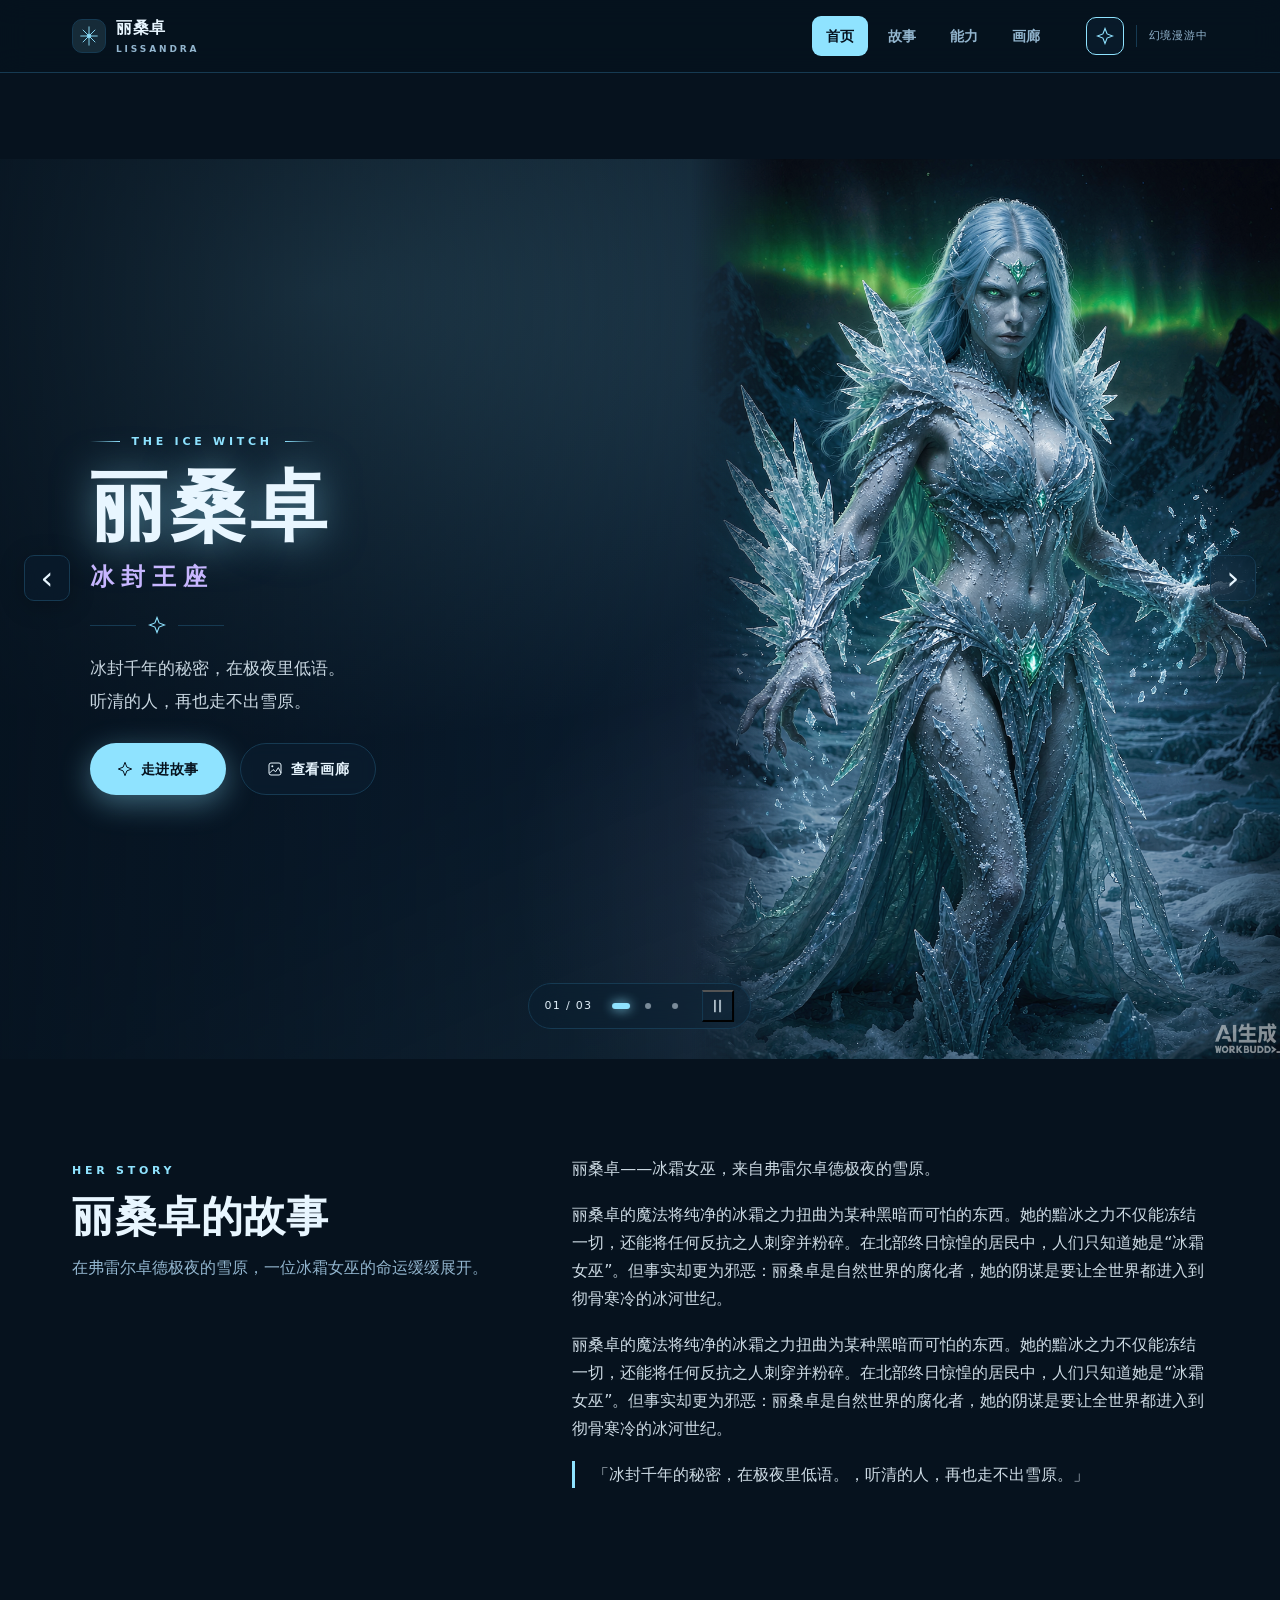
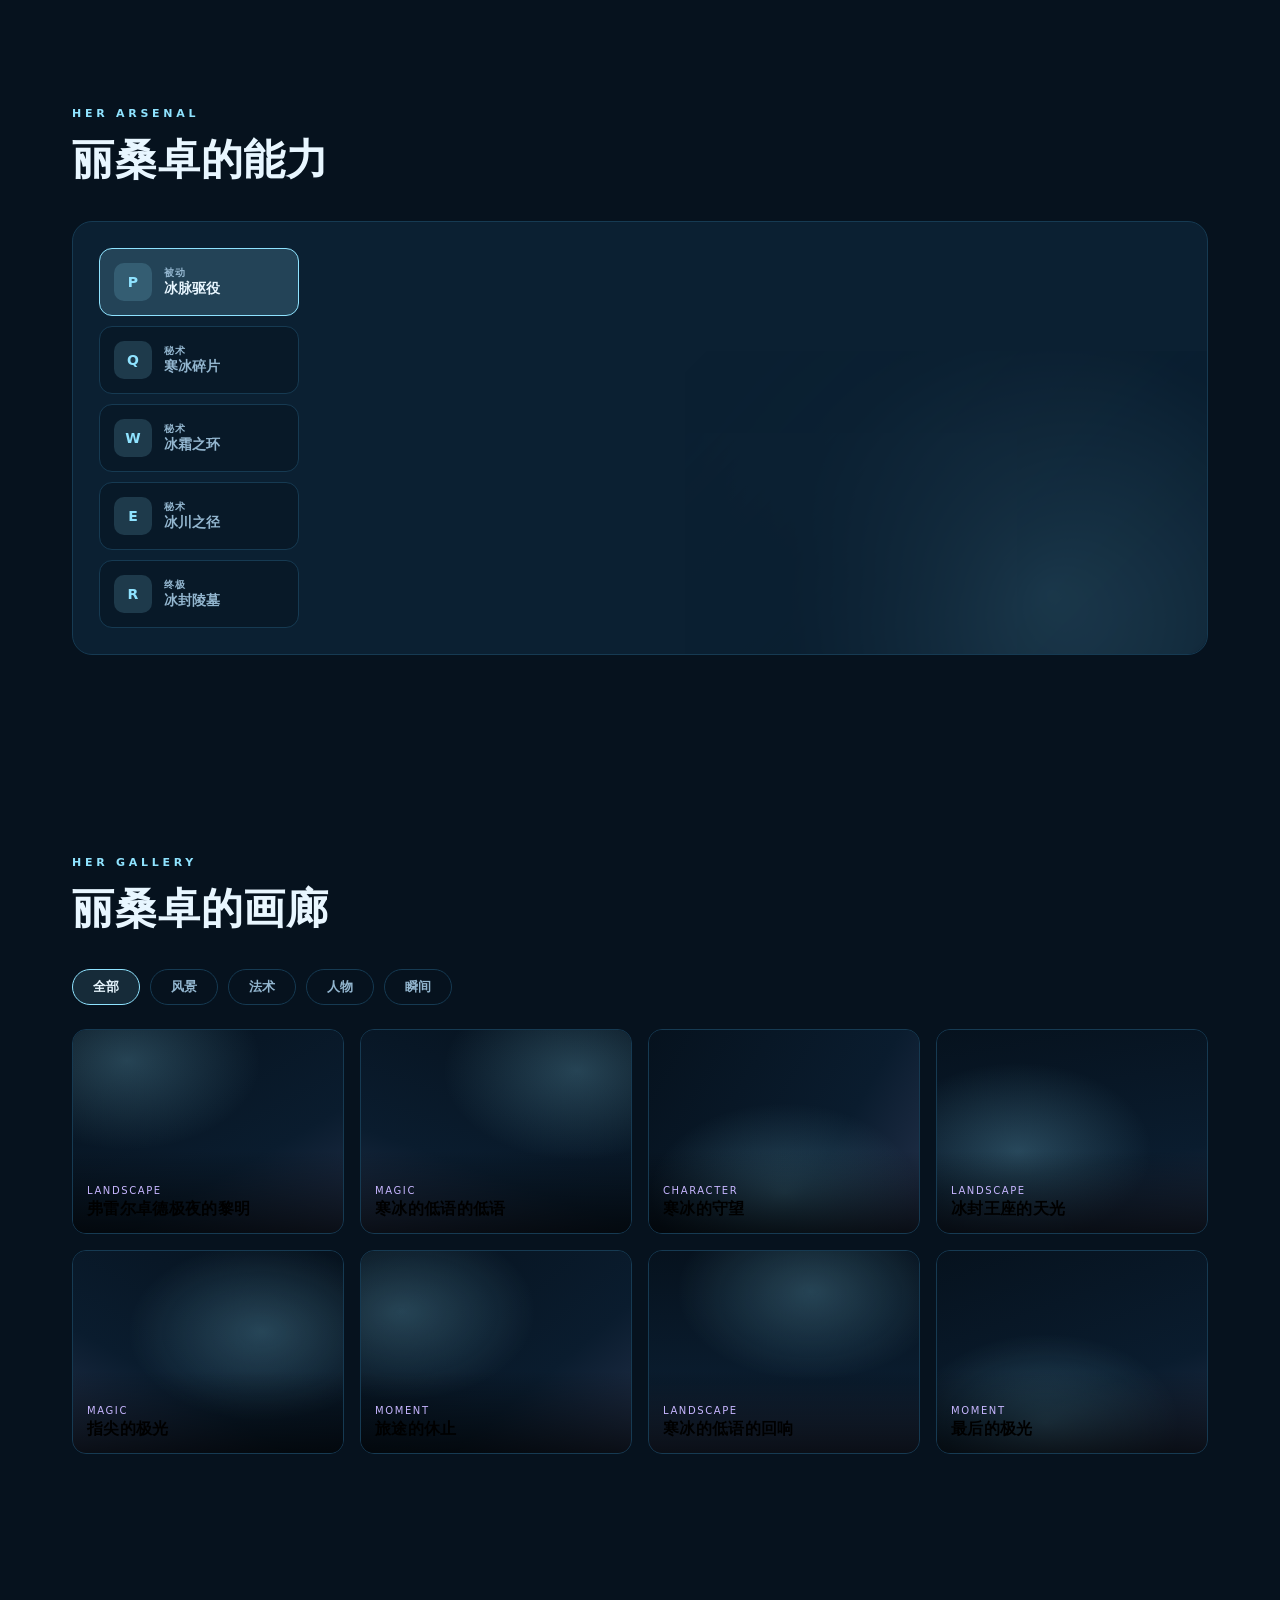
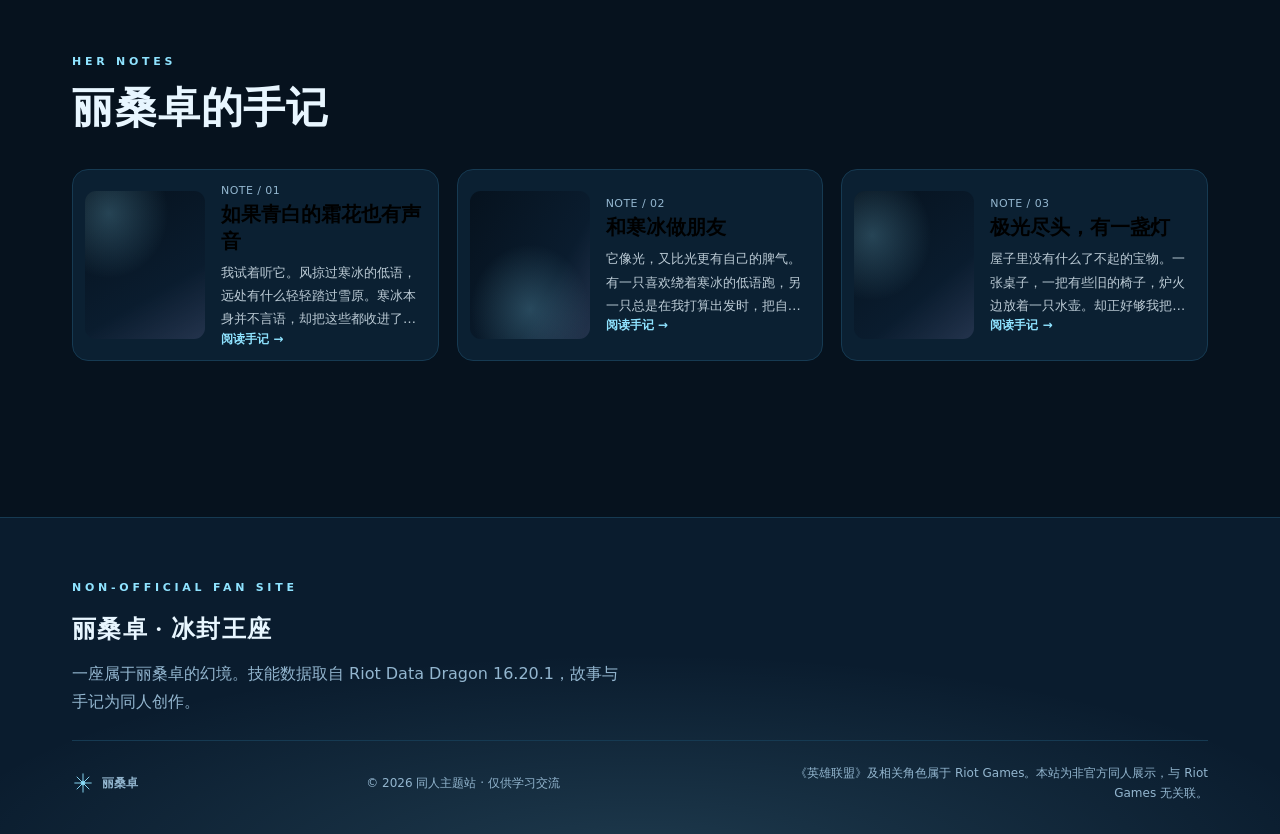
<file: index.html>
<!doctype html>
<html lang="zh-CN">
<head>
  <meta charset="utf-8">
  <meta name="viewport" content="width=device-width, initial-scale=1">
  <meta name="theme-color" content="#06121e">
  <meta name="description" content="丽桑卓（冰霜女巫）非官方同人主题站——在弗雷尔卓德极夜的雪原的幻境里，重温她的技能、故事与瞬间。">
  <title>丽桑卓 · 冰封王座</title>
  <link rel="icon" type="image/svg+xml" href="assets/favicon.svg">
  <link rel="stylesheet" href="styles.css">
  <script src="script.js" defer></script>
</head>
<body>
  <a class="skip-link" href="#main">跳到主要内容</a>
  <svg class="icon-library" aria-hidden="true" xmlns="http://www.w3.org/2000/svg">
    <symbol id="icon-sigil" viewBox="0 0 48 48"><g stroke="currentColor" stroke-width="2" stroke-linecap="round"><line x1="24" y1="4" x2="24" y2="44"/><line x1="6" y1="24" x2="42" y2="24"/><line x1="11" y1="11" x2="37" y2="37"/><line x1="37" y1="11" x2="11" y2="37"/></g><circle cx="24" cy="24" r="4" fill="none" stroke="currentColor" stroke-width="2"/></symbol>
    <symbol id="icon-star" viewBox="0 0 24 24"><path d="m12 2 2.8 7.2L22 12l-7.2 2.8L12 22l-2.8-7.2L2 12l7.2-2.8L12 2Z" fill="none" stroke="currentColor" stroke-width="1.5"/></symbol>
    <symbol id="icon-moon" viewBox="0 0 24 24"><path d="M20.8 14A9 9 0 0 1 10 3.2 9 9 0 1 0 20.8 14Z" fill="none" stroke="currentColor" stroke-width="1.5"/></symbol>
    <symbol id="icon-image" viewBox="0 0 24 24"><rect x="3" y="3" width="18" height="18" rx="3" fill="none" stroke="currentColor" stroke-width="1.5"/><circle cx="8" cy="8" r="1.5" fill="currentColor"/><path d="m4 18 5-5 4 3 4-6 4 8" fill="none" stroke="currentColor" stroke-width="1.5"/></symbol>
    <symbol id="icon-book" viewBox="0 0 24 24"><path d="M12 6C9 3 5 3 2 4v15c4-1 7 0 10 2 3-2 6-3 10-2V4c-3-1-7-1-10 2Zm0 0v15" fill="none" stroke="currentColor" stroke-width="1.5"/></symbol>
  </svg>

  <header class="site-header">
    <nav class="navigation" aria-label="主导航">
      <a class="brand" href="#home" aria-label="丽桑卓首页"><span class="brand-mark"><svg><use href="#icon-sigil"/></svg></span><span>丽桑卓<small>LISSANDRA</small></span></a>
      <div class="nav-links" id="nav-menu">
        <a href="#home" class="active">首页</a><a href="#story-detail">故事</a><a href="#ability-detail">能力</a><a href="#gallery">画廊</a>
      </div>
      <div class="nav-tools"><button class="icon-button atmosphere-button" type="button" aria-label="关闭粒子效果" aria-pressed="true" title="粒子效果"><svg><use href="#icon-star"/></svg></button><span class="nav-divider"></span><span class="nav-note">幻境漫游中</span><button class="menu-toggle icon-button" type="button" aria-controls="nav-menu" aria-expanded="false" aria-label="打开导航菜单"><span></span><span></span></button></div>
    </nav>
  </header>

  <main id="main">
    <section id="home" class="hero" aria-labelledby="hero-title" aria-roledescription="轮播图">
      <div class="hero-slides"><div class="hero-track" id="hero-track">
        <div class="hero-image" data-label="主视觉" role="img" aria-label="主视觉：丽桑卓的主题幻境" aria-hidden="true" style="background:radial-gradient(120% 90% at 25% 15%, #8fe3ff40 0%, transparent 55%), radial-gradient(90% 80% at 85% 80%, #c7b6ff2e 0%, transparent 50%), linear-gradient(155deg, #06121e 0%, #0a1c2e 55%, #8fe3ff1f 100%)"></div>
<div class="hero-image" data-label="幻境" role="img" aria-label="幻境：丽桑卓的主题幻境" aria-hidden="true" style="background:radial-gradient(100% 100% at 80% 20%, #c7b6ff33 0%, transparent 55%), linear-gradient(200deg, #0a1c2e 0%, #06121e 60%, #8fe3ff22 100%)"></div>
<div class="hero-image" data-label="余光" role="img" aria-label="余光：丽桑卓的主题幻境" aria-hidden="true" style="background:radial-gradient(110% 90% at 50% 90%, #8fe3ff33 0%, transparent 55%), linear-gradient(120deg, #06121e 0%, #0a1c2e 70%, #c7b6ff1f 100%)"></div>
      </div></div>
      <div class="hero-shade"></div><div class="particles" aria-hidden="true"></div>
      <div class="hero-portrait"><img src="assets/hero.png" alt="丽桑卓（冰霜女巫）角色形象插画" width="1024" height="1536" fetchpriority="high"></div>
      <button class="hero-arrow hero-previous icon-button" type="button" aria-label="上一张主视觉" aria-controls="hero-track" hidden>‹</button>
      <button class="hero-arrow hero-next icon-button" type="button" aria-label="下一张主视觉" aria-controls="hero-track" hidden>›</button>
      <div class="hero-content">
        <p class="eyebrow"><span></span> THE ICE WITCH <span></span></p>
        <h1 id="hero-title">丽桑卓</h1>
        <p class="hero-subtitle">冰封王座</p>
        <div class="ornament" aria-hidden="true"><i></i><svg><use href="#icon-star"/></svg><i></i></div>
        <p class="hero-description">冰封千年的秘密，在极夜里低语。<br>听清的人，再也走不出雪原。</p>
        <div class="hero-actions"><a class="button button-primary" href="#story-detail"><svg><use href="#icon-star"/></svg>走进故事</a><a class="button button-glass" href="#gallery"><svg><use href="#icon-image"/></svg>查看画廊</a></div>
      </div>
      <div class="hero-carousel-controls" role="group" aria-label="主视觉轮播控制" hidden>
        <span class="hero-slide-count" aria-hidden="true">01 / 03</span>
        <div class="hero-dots"><button type="button" class="hero-dot" data-hero-slide="0" aria-label="切换到第 1 张主视觉" aria-controls="hero-track" aria-pressed="true"></button><button type="button" class="hero-dot" data-hero-slide="1" aria-label="切换到第 2 张主视觉" aria-controls="hero-track" aria-pressed="false"></button><button type="button" class="hero-dot" data-hero-slide="2" aria-label="切换到第 3 张主视觉" aria-controls="hero-track" aria-pressed="false"></button></div>
        <button class="hero-play-toggle" type="button" aria-label="暂停自动轮播" aria-controls="hero-track" aria-pressed="false"><span aria-hidden="true">Ⅱ</span></button>
      </div>
      <span class="sr-only" id="hero-slide-status" role="status" aria-live="polite" aria-atomic="true"></span>
    </section>

    <section id="story-detail" class="story-section" aria-labelledby="story-title">
      <div class="story-inner">
        <div class="section-heading">
          <p class="eyebrow">HER STORY</p>
          <h2 id="story-title">丽桑卓的故事</h2>
          <p class="section-intro">在弗雷尔卓德极夜的雪原，一位冰霜女巫的命运缓缓展开。</p>
        </div>
        <div class="story-copy">
          <p class="story-description">丽桑卓——冰霜女巫，来自弗雷尔卓德极夜的雪原。</p><p>丽桑卓的魔法将纯净的冰霜之力扭曲为某种黑暗而可怕的东西。她的黯冰之力不仅能冻结一切，还能将任何反抗之人刺穿并粉碎。在北部终日惊惶的居民中，人们只知道她是“冰霜女巫”。但事实却更为邪恶：丽桑卓是自然世界的腐化者，她的阴谋是要让全世界都进入到彻骨寒冷的冰河世纪。</p><p>丽桑卓的魔法将纯净的冰霜之力扭曲为某种黑暗而可怕的东西。她的黯冰之力不仅能冻结一切，还能将任何反抗之人刺穿并粉碎。在北部终日惊惶的居民中，人们只知道她是“冰霜女巫”。但事实却更为邪恶：丽桑卓是自然世界的腐化者，她的阴谋是要让全世界都进入到彻骨寒冷的冰河世纪。</p><p class="story-quote">「冰封千年的秘密，在极夜里低语。，听清的人，再也走不出雪原。」</p>
        </div>
      </div>
    </section>

    <section id="ability-detail" class="abilities-section" aria-labelledby="ability-title">
      <div class="section-heading">
        <p class="eyebrow">HER ARSENAL</p>
        <h2 id="ability-title">丽桑卓的能力</h2>
      </div>
      <div class="ability-panel">
        <div class="ability-tabs" role="tablist" aria-label="技能切换">
          <button id="tab-passive" role="tab" data-ability="passive" aria-selected="true" aria-controls="ability-content" tabindex="0"><span class="ability-badge">P</span><span><small>被动</small>冰脉驱役</span></button>
<button id="tab-q" role="tab" data-ability="q" aria-selected="false" aria-controls="ability-content" tabindex="-1"><span class="ability-badge">Q</span><span><small>秘术</small>寒冰碎片</span></button>
<button id="tab-w" role="tab" data-ability="w" aria-selected="false" aria-controls="ability-content" tabindex="-1"><span class="ability-badge">W</span><span><small>秘术</small>冰霜之环</span></button>
<button id="tab-e" role="tab" data-ability="e" aria-selected="false" aria-controls="ability-content" tabindex="-1"><span class="ability-badge">E</span><span><small>秘术</small>冰川之径</span></button>
<button id="tab-r" role="tab" data-ability="r" aria-selected="false" aria-controls="ability-content" tabindex="-1"><span class="ability-badge">R</span><span><small>终极</small>冰封陵墓</span></button>
        </div>
        <div class="ability-content" id="ability-content" role="tabpanel" tabindex="0" aria-labelledby="tab-passive">
          <p class="eyebrow" id="ability-label"></p>
          <h3 id="ability-name"></h3>
          <p id="ability-description"></p>
        </div>
        <div class="ability-art" aria-hidden="true"></div>
      </div>
    </section>

    <section id="gallery" class="gallery-section" aria-labelledby="gallery-title">
      <div class="section-heading">
        <p class="eyebrow">HER GALLERY</p>
        <h2 id="gallery-title">丽桑卓的画廊</h2>
      </div>
      <div class="gallery-filters" role="group" aria-label="画廊分类筛选">
        <button type="button" data-filter="all" class="selected" aria-pressed="true">全部</button>
        <button type="button" data-filter="landscape" aria-pressed="false">风景</button>
        <button type="button" data-filter="magic" aria-pressed="false">法术</button>
        <button type="button" data-filter="character" aria-pressed="false">人物</button>
        <button type="button" data-filter="moment" aria-pressed="false">瞬间</button>
      </div>
      <div class="gallery-grid">
        <button class="gallery-item" data-category="landscape" data-scene="1" aria-label="查看：弗雷尔卓德极夜的黎明"><span class="gallery-art scene-1" aria-hidden="true"></span><span class="gallery-caption"><small>LANDSCAPE</small><strong>弗雷尔卓德极夜的黎明</strong></span></button>
<button class="gallery-item" data-category="magic" data-scene="2" aria-label="查看：寒冰的低语的低语"><span class="gallery-art scene-2" aria-hidden="true"></span><span class="gallery-caption"><small>MAGIC</small><strong>寒冰的低语的低语</strong></span></button>
<button class="gallery-item" data-category="character" data-scene="3" aria-label="查看：寒冰的守望"><span class="gallery-art scene-3" aria-hidden="true"></span><span class="gallery-caption"><small>CHARACTER</small><strong>寒冰的守望</strong></span></button>
<button class="gallery-item" data-category="landscape" data-scene="4" aria-label="查看：冰封王座的天光"><span class="gallery-art scene-4" aria-hidden="true"></span><span class="gallery-caption"><small>LANDSCAPE</small><strong>冰封王座的天光</strong></span></button>
<button class="gallery-item" data-category="magic" data-scene="5" aria-label="查看：指尖的极光"><span class="gallery-art scene-5" aria-hidden="true"></span><span class="gallery-caption"><small>MAGIC</small><strong>指尖的极光</strong></span></button>
<button class="gallery-item" data-category="moment" data-scene="6" aria-label="查看：旅途的休止"><span class="gallery-art scene-6" aria-hidden="true"></span><span class="gallery-caption"><small>MOMENT</small><strong>旅途的休止</strong></span></button>
<button class="gallery-item" data-category="landscape" data-scene="7" aria-label="查看：寒冰的低语的回响"><span class="gallery-art scene-7" aria-hidden="true"></span><span class="gallery-caption"><small>LANDSCAPE</small><strong>寒冰的低语的回响</strong></span></button>
<button class="gallery-item" data-category="moment" data-scene="8" aria-label="查看：最后的极光"><span class="gallery-art scene-8" aria-hidden="true"></span><span class="gallery-caption"><small>MOMENT</small><strong>最后的极光</strong></span></button>
      </div>
    </section>

    <section id="journal" class="journal-section" aria-labelledby="journal-title">
      <div class="section-heading">
        <p class="eyebrow">HER NOTES</p>
        <h2 id="journal-title">丽桑卓的手记</h2>
      </div>
      <div class="journal-list">
        <button class="journal-card" data-article="0" aria-label="阅读：如果青白的霜花也有声音"><span class="journal-art scene-1" aria-hidden="true"></span><span class="journal-copy"><span class="journal-meta">NOTE / 01</span><strong>如果青白的霜花也有声音</strong><span class="journal-excerpt">我试着听它。风掠过寒冰的低语，远处有什么轻轻踏过雪原。寒冰本身并不言语，却把这些都收进了夜色。</span><span class="read-label">阅读手记 →</span></span></button>
<button class="journal-card" data-article="1" aria-label="阅读：和寒冰做朋友"><span class="journal-art scene-3" aria-hidden="true"></span><span class="journal-copy"><span class="journal-meta">NOTE / 02</span><strong>和寒冰做朋友</strong><span class="journal-excerpt">它像光，又比光更有自己的脾气。有一只喜欢绕着寒冰的低语跑，另一只总是在我打算出发时，把自己团成一小团。我分不清那是不是休息，但我决定尊重它的安排。</span><span class="read-label">阅读手记 →</span></span></button>
<button class="journal-card" data-article="2" aria-label="阅读：极光尽头，有一盏灯"><span class="journal-art scene-6" aria-hidden="true"></span><span class="journal-copy"><span class="journal-meta">NOTE / 03</span><strong>极光尽头，有一盏灯</strong><span class="journal-excerpt">屋子里没有什么了不起的宝物。一张桌子，一把有些旧的椅子，炉火边放着一只水壶。却正好够我把斗篷晾开，把寒冰的低语摊在桌上，让赶了一天路的手指慢慢暖起来。</span><span class="read-label">阅读手记 →</span></span></button>
      </div>
    </section>
  </main>

  <footer class="site-footer">
    <div class="footer-glow" aria-hidden="true"></div>
    <div class="footer-content">
      <p class="eyebrow">NON-OFFICIAL FAN SITE</p>
      <h2>丽桑卓 · 冰封王座</h2>
      <p>一座属于丽桑卓的幻境。技能数据取自 Riot Data Dragon 16.20.1，故事与手记为同人创作。</p>
      <div class="footer-bottom">
        <p class="footer-brand"><svg class="footer-mark"><use href="#icon-sigil"/></svg> 丽桑卓</p>
        <p>© <span id="copyright-year">2026</span> 同人主题站 · 仅供学习交流</p>
        <p class="legal-note">《英雄联盟》及相关角色属于 Riot Games。本站为非官方同人展示，与 Riot Games 无关联。</p>
      </div>
    </div>
  </footer>

  <dialog class="lightbox" id="gallery-dialog" aria-label="画廊大图">
    <button class="dialog-close icon-button" type="button" aria-label="关闭大图">×</button>
    <div class="lightbox-image" id="lightbox-image" role="img" aria-label=""></div>
    <div class="lightbox-bottom">
      <h2 id="lightbox-title"></h2>
      <div class="lightbox-nav">
        <button class="icon-button" id="gallery-prev" type="button" aria-label="上一张">‹</button>
        <span id="lightbox-counter"></span>
        <button class="icon-button" id="gallery-next" type="button" aria-label="下一张">›</button>
      </div>
    </div>
  </dialog>

  <dialog class="article" id="article-dialog" aria-label="手记阅读">
    <button class="dialog-close icon-button" type="button" aria-label="关闭手记">×</button>
    <div class="article-cover" id="article-cover"></div>
    <div class="article-body">
      <h2 id="article-title"></h2>
      <div id="article-content"></div>
    </div>
  </dialog>
</body>
</html>
</file>
<file: styles.css>
/* ====== 丽桑卓 · 主题变量 ====== */
:root{
  --bg:#06121e; --bg-2:#0a1c2e; --panel:#0b2032;
  --primary:#8fe3ff; --primary-2:#5fc0ff; --accent:#c7b6ff;
  --text:#e8f6ff; --muted:#93b6cf; --line:#163a52; --flake:#c4ecff;
  --sans:"PingFang SC","Microsoft YaHei","Hiragino Sans GB",system-ui,-apple-system,"Segoe UI",Roboto,sans-serif;
  --serif:"Songti SC","SimSun",Georgia,"Times New Roman",serif;
}
*{box-sizing:border-box;margin:0;padding:0}
html{scroll-behavior:smooth;scroll-padding-top:84px}
body{background:var(--bg);color:var(--text);font-family:var(--sans);line-height:1.75;-webkit-font-smoothing:antialiased;overflow-x:hidden}
a{color:inherit;text-decoration:none}
img{max-width:100%;display:block}
.sr-only{position:absolute;width:1px;height:1px;padding:0;margin:-1px;overflow:hidden;clip-path:inset(50%);white-space:nowrap;border:0}
.skip-link{position:fixed;left:14px;top:-60px;z-index:60;background:var(--primary);color:var(--bg);padding:9px 16px;border-radius:8px;font-weight:700;transition:top .25s}
.skip-link:focus{top:14px}
:focus-visible{outline:2px solid var(--accent);outline-offset:3px;border-radius:4px}

/* ====== header / nav ====== */
.site-header{position:fixed;inset:0 0 auto;z-index:50;backdrop-filter:blur(14px);background:color-mix(in srgb,var(--bg) 72%,transparent);border-bottom:1px solid var(--line)}
.navigation{max-width:1180px;margin:0 auto;display:flex;align-items:center;gap:18px;padding:14px 22px}
.brand{display:flex;align-items:center;gap:10px;font-weight:800;letter-spacing:.04em}
.brand-mark{width:34px;height:34px;display:grid;place-items:center;color:var(--primary);border:1px solid var(--line);border-radius:10px;background:color-mix(in srgb,var(--primary) 12%,transparent)}
.brand-mark svg{width:22px;height:22px}
.brand small{display:block;font-size:9px;letter-spacing:.32em;color:var(--muted);font-weight:600}
.nav-links{display:flex;gap:6px;margin-left:auto}
.nav-links a{padding:8px 14px;border-radius:9px;color:var(--muted);font-size:14px;font-weight:600;transition:.2s}
.nav-links a:hover{color:var(--text);background:color-mix(in srgb,var(--primary) 12%,transparent)}
.nav-links a.active{color:var(--bg);background:var(--primary)}
.nav-tools{display:flex;align-items:center;gap:12px;margin-left:14px}
.nav-divider{width:1px;height:22px;background:var(--line)}
.nav-note{font-size:11px;color:var(--muted);letter-spacing:.08em}
.icon-button{display:grid;place-items:center;width:38px;height:38px;border-radius:10px;border:1px solid var(--line);background:color-mix(in srgb,var(--panel) 60%,transparent);color:var(--text);cursor:pointer;transition:.2s}
.icon-button:hover{border-color:var(--primary);color:var(--primary)}
.icon-button svg{width:18px;height:18px;fill:currentColor}
.atmosphere-button[aria-pressed="true"]{color:var(--primary);border-color:var(--primary)}
.menu-toggle{display:none;flex-direction:column;gap:4px}
.menu-toggle span{width:18px;height:2px;background:currentColor;border-radius:2px}
@media(max-width:760px){.nav-links{position:fixed;inset:64px 14px auto;flex-direction:column;background:var(--bg-2);border:1px solid var(--line);border-radius:14px;padding:10px;gap:4px;display:none}
.nav-links.open{display:flex}
.nav-links a{padding:12px 14px}
.menu-toggle{display:flex}
.nav-note{display:none}}

/* ====== hero ====== */
.hero{position:relative;height:100svh;min-height:640px;display:flex;align-items:center;overflow:hidden}
.hero-slides{position:absolute;inset:0;z-index:-4;overflow:hidden}
.hero-portrait{position:absolute;top:0;right:0;bottom:0;width:min(46vw,660px);z-index:-3;pointer-events:none}
.hero-portrait img{width:100%;height:100%;object-fit:cover;object-position:50% 16%;display:block;-webkit-mask-image:linear-gradient(90deg,transparent 0,#000 16%);mask-image:linear-gradient(90deg,transparent 0,#000 16%);filter:drop-shadow(0 0 60px color-mix(in srgb,var(--primary) 26%,transparent))}
.hero-track{display:flex;width:100%;height:100%;will-change:transform}
.hero-track.is-ready{transition:transform .8s cubic-bezier(.65,0,.35,1)}
.hero-track>.hero-image{flex:0 0 100%;width:100%;height:100%;min-width:0;background-size:cover;background-position:center}
.hero-shade{position:absolute;inset:0;z-index:-2;background:linear-gradient(90deg,color-mix(in srgb,var(--bg) 80%,transparent) 0%,color-mix(in srgb,var(--bg) 32%,transparent) 36%,transparent 60%)}
.particles{position:absolute;inset:0;z-index:-1;pointer-events:none;overflow:hidden}
.snowflake{position:absolute;top:-8%;width:6px;height:6px;border-radius:50%;background:var(--flake);opacity:.7;box-shadow:0 0 8px var(--flake);animation:fall linear infinite}
@keyframes fall{0%{transform:translateY(-10vh) translateX(0)}100%{transform:translateY(112vh) translateX(20px)}}
.hero-content{position:relative;z-index:3;width:min(560px,46vw);padding:110px 0;margin:0 0 0 7vw;text-align:left}
.eyebrow{display:inline-flex;align-items:center;gap:12px;font-size:11px;letter-spacing:.34em;color:var(--primary);font-weight:700}
.eyebrow span{width:30px;height:1px;background:linear-gradient(90deg,transparent,var(--primary))}
.eyebrow span:last-child{background:linear-gradient(90deg,var(--primary),transparent)}
.hero h1{font-family:var(--serif);font-size:clamp(56px,6vw,92px);line-height:1.06;margin:16px 0 8px;letter-spacing:.04em;text-shadow:0 4px 40px color-mix(in srgb,var(--primary) 50%,transparent)}
.hero-subtitle{font-size:24px;color:var(--accent);letter-spacing:.3em;font-weight:600}
.ornament{display:flex;align-items:center;gap:12px;margin:18px 0}
.ornament i{width:46px;height:1px;background:var(--line)}
.ornament svg{width:18px;height:18px;color:var(--primary);fill:none;stroke:var(--primary);stroke-width:1.4}
.hero-description{font-size:17px;color:color-mix(in srgb,var(--text) 86%,transparent);line-height:1.9}
.hero-actions{display:flex;gap:14px;margin-top:26px;flex-wrap:wrap}
.button{display:inline-flex;align-items:center;gap:8px;padding:13px 26px;border-radius:30px;font-weight:700;font-size:14px;letter-spacing:.04em;transition:.2s;border:1px solid transparent}
.button svg{width:16px;height:16px;fill:currentColor}
.button-primary{background:var(--primary);color:var(--bg);box-shadow:0 8px 30px color-mix(in srgb,var(--primary) 40%,transparent)}
.button-primary:hover{transform:translateY(-2px);box-shadow:0 12px 38px color-mix(in srgb,var(--primary) 55%,transparent)}
.button-glass{background:color-mix(in srgb,var(--panel) 55%,transparent);border-color:var(--line);color:var(--text);backdrop-filter:blur(8px)}
.button-glass:hover{border-color:var(--primary);color:var(--primary)}
.hero-arrow{position:absolute;top:44%;z-index:4;width:46px;height:46px;background:color-mix(in srgb,var(--panel) 40%,transparent);border-color:var(--line);backdrop-filter:blur(15px);font:32px/1 var(--sans);box-shadow:0 4px 25px rgba(0,0,0,.25)}
.hero-previous{left:24px}.hero-next{right:24px}
.hero-arrow[aria-disabled="true"]{opacity:.55}
.hero-carousel-controls{position:absolute;left:50%;bottom:30px;transform:translateX(-50%);z-index:4;display:flex;align-items:center;gap:16px;border:1px solid var(--line);border-radius:30px;padding:6px 16px;background:color-mix(in srgb,var(--panel) 45%,transparent);backdrop-filter:blur(16px)}
.hero-slide-count{font-size:11px;letter-spacing:.12em;color:var(--text);white-space:nowrap}
.hero-dots{display:flex;gap:3px;align-items:center}
.hero-dot{position:relative;display:block;width:24px;height:30px;background:transparent;padding:0;border:0;cursor:pointer}
.hero-dot:after{content:"";position:absolute;left:50%;top:50%;width:6px;height:6px;border-radius:6px;background:color-mix(in srgb,var(--text) 50%,transparent);transform:translate(-50%,-50%);transition:.3s}
.hero-dot[aria-pressed="true"]:after{width:18px;background:var(--primary);box-shadow:0 0 12px var(--primary)}
.hero-play-toggle{display:grid;place-items:center;width:32px;height:32px;border-left:1px solid var(--line);background:none;padding:0;color:var(--text);font-size:17px;cursor:pointer}
.hero-dot[aria-disabled="true"]{cursor:default}

/* ====== sections ====== */
.story-section,.abilities-section,.gallery-section,.journal-section{padding:96px 22px;max-width:1180px;margin:0 auto}
.section-heading{margin-bottom:34px}
.section-heading h2{font-family:var(--serif);font-size:42px;line-height:1.25;margin-top:8px;letter-spacing:.02em}
.section-intro{color:var(--muted);max-width:620px;margin-top:10px}
.story-inner{display:grid;grid-template-columns:1fr 1.4fr;gap:46px;align-items:start}
.story-copy p{margin-bottom:18px;font-size:16px;color:color-mix(in srgb,var(--text) 88%,transparent)}
.story-quote{font-family:var(--serif);font-size:22px;color:var(--primary);border-left:3px solid var(--primary);padding-left:18px;line-height:1.7}
@media(max-width:860px){.hero{align-items:flex-end;min-height:600px}.hero-portrait{width:100%;left:0;right:auto;opacity:.62}.hero-portrait img{object-position:50% 12%;-webkit-mask-image:linear-gradient(180deg,#000 0 32%,transparent 74%);mask-image:linear-gradient(180deg,#000 0 32%,transparent 74%);filter:none}.hero-content{width:100%;max-width:640px;margin:0 auto;padding:0 22px 118px;text-align:center}.ornament{justify-content:center}.hero-actions{justify-content:center}.hero-shade{background:linear-gradient(180deg,rgba(0,0,0,.18) 0%,transparent 30%,transparent 46%,color-mix(in srgb,var(--bg) 94%,transparent) 100%)}}
@media(max-width:760px){.story-inner{grid-template-columns:1fr;gap:24px}.section-heading h2{font-size:32px}.hero-subtitle{font-size:18px}}

/* ====== abilities ====== */
.ability-panel{display:grid;grid-template-columns:200px 1fr;gap:26px;background:var(--panel);border:1px solid var(--line);border-radius:20px;padding:26px;position:relative;overflow:hidden;min-height:420px}
.ability-tabs{display:flex;flex-direction:column;gap:10px}
.ability-tabs button{display:flex;align-items:center;gap:12px;padding:14px;border-radius:13px;border:1px solid var(--line);background:color-mix(in srgb,var(--bg) 50%,transparent);color:var(--muted);cursor:pointer;text-align:left;transition:.2s;font-family:inherit}
.ability-tabs button:hover{border-color:var(--primary);color:var(--text)}
.ability-tabs button[aria-selected="true"]{background:color-mix(in srgb,var(--primary) 18%,transparent);border-color:var(--primary);color:var(--text)}
.ability-badge{flex:0 0 38px;width:38px;height:38px;display:grid;place-items:center;border-radius:10px;background:color-mix(in srgb,var(--primary) 16%,transparent);color:var(--primary);font-weight:800;font-size:15px}
.ability-tabs button small{display:block;font-size:10px;letter-spacing:.12em;color:var(--muted)}
.ability-tabs button span{font-weight:700;font-size:14px}
.ability-content{padding:6px 4px}
.ability-content .eyebrow{margin-bottom:8px}
.ability-content h3{font-family:var(--serif);font-size:34px;margin-bottom:14px}
.ability-content>p:not(.eyebrow){font-size:16px;color:color-mix(in srgb,var(--text) 86%,transparent);line-height:1.9}
.ability-art{position:absolute;right:0;bottom:0;width:46%;height:70%;opacity:.16;background:radial-gradient(80% 80% at 50% 30%, #8fe3ff40 0%, transparent 60%), linear-gradient(160deg, #0a1c2e 0%, #06121e 100%);border-radius:0 0 20px 0;mask-image:linear-gradient(135deg,transparent,#000);pointer-events:none}
.ability-art:before{content:"";position:absolute;inset:0;background:radial-gradient(circle at 70% 80%,var(--primary) 0,transparent 60%)}
@media(max-width:760px){.ability-panel{grid-template-columns:1fr;min-height:auto}.ability-tabs{flex-direction:row;flex-wrap:wrap}.ability-tabs button{flex:1 1 40%}.ability-art{display:none}}

/* ====== gallery ====== */
.gallery-filters{display:flex;gap:10px;flex-wrap:wrap;margin-bottom:24px}
.gallery-filters button{padding:8px 20px;border-radius:30px;border:1px solid var(--line);background:transparent;color:var(--muted);cursor:pointer;font-family:inherit;font-size:13px;font-weight:600;transition:.2s}
.gallery-filters button.selected,.gallery-filters button:hover{border-color:var(--primary);color:var(--text);background:color-mix(in srgb,var(--primary) 12%,transparent)}
.gallery-grid{display:grid;grid-template-columns:repeat(4,1fr);gap:16px}
.gallery-item{position:relative;border:1px solid var(--line);border-radius:14px;overflow:hidden;cursor:pointer;background:var(--bg-2);text-align:left;padding:0;font-family:inherit;transition:.2s}
.gallery-item:hover{transform:translateY(-4px);border-color:var(--primary);box-shadow:0 16px 40px rgba(0,0,0,.35)}
.gallery-art{display:block;aspect-ratio:4/3;width:100%}
.gallery-caption{position:absolute;left:0;right:0;bottom:0;padding:34px 14px 13px;background:linear-gradient(0deg,rgba(0,0,0,.7),transparent)}
.gallery-caption small{display:block;font-size:10px;letter-spacing:.16em;color:var(--accent)}
.gallery-caption strong{display:block;font-size:16px;letter-spacing:.02em;margin-top:3px}
@media(max-width:900px){.gallery-grid{grid-template-columns:repeat(2,1fr)}}
@media(max-width:420px){.gallery-grid{grid-template-columns:1fr}}

/* ====== journal ====== */
.journal-list{display:grid;grid-template-columns:repeat(3,1fr);gap:18px}
.journal-card{display:grid;grid-template-columns:120px 1fr;gap:16px;padding:12px;background:var(--panel);border:1px solid var(--line);border-radius:16px;align-items:center;min-height:170px;cursor:pointer;font-family:inherit;text-align:left;transition:.2s}
.journal-card:hover{border-color:var(--primary);transform:translateY(-3px)}
.journal-art{height:148px;border-radius:11px;background:radial-gradient(80% 80% at 50% 30%, #8fe3ff40 0%, transparent 60%), linear-gradient(160deg, #0a1c2e 0%, #06121e 100%)}
.journal-copy strong{display:block;font-size:20px;margin:4px 0;font-family:var(--serif)}
.journal-meta{font-size:11px;color:var(--muted);letter-spacing:.04em}
.journal-excerpt{font-size:13px;color:color-mix(in srgb,var(--text) 80%,transparent);line-height:1.8;display:-webkit-box;-webkit-line-clamp:3;-webkit-box-orient:vertical;overflow:hidden;margin-top:6px}
.read-label{font-size:12px;color:var(--primary);margin-top:8px;font-weight:700}
@media(max-width:760px){.journal-list{grid-template-columns:1fr}.journal-card{min-height:auto}.journal-art{height:120px}}

/* ====== footer ====== */
.site-footer{margin-top:60px;position:relative;border-top:1px solid var(--line);background:var(--bg-2)}
.footer-glow{position:absolute;inset:0;overflow:hidden;pointer-events:none}
.footer-glow:after{content:"";position:absolute;bottom:-30px;left:0;width:100%;height:300px;background:radial-gradient(80% 100% at 50% 100%,color-mix(in srgb,var(--primary) 30%,transparent),transparent 70%);opacity:.5}
.footer-content{max-width:1180px;margin:0 auto;padding:54px 22px 30px;position:relative}
.footer-content h2{font-family:var(--serif);font-size:24px;margin:8px 0 10px;letter-spacing:.06em}
.footer-content>p:not(.eyebrow){color:var(--muted);max-width:560px}
.footer-bottom{display:flex;align-items:center;justify-content:space-between;gap:16px;flex-wrap:wrap;padding-top:22px;border-top:1px solid var(--line);margin-top:24px}
.footer-brand{display:flex;align-items:center;gap:8px;font-weight:800}
.footer-mark{width:22px;height:22px;color:var(--primary)}
.footer-bottom p{font-size:12px;color:var(--muted)}
.legal-note{text-align:right;font-size:11px;line-height:1.7;max-width:420px}

/* ====== dialogs ====== */
.lightbox,.article{position:fixed;inset:0;margin:auto;width:min(92vw,860px);height:fit-content;max-height:90vh;border:1px solid var(--line);border-radius:18px;background:var(--bg-2);color:var(--text);padding:0;overflow:hidden}
.lightbox[open],.article[open]{display:flex;flex-direction:column}
.lightbox::backdrop,.article::backdrop{background:rgba(2,4,12,.78);backdrop-filter:blur(6px)}
.dialog-close{position:absolute;top:12px;right:12px;z-index:5;font-size:22px;line-height:1;width:40px;height:40px}
.lightbox-image{width:100%;height:min(60svh,520px);background-size:cover!important;background-position:center!important}
.lightbox-bottom{padding:18px 22px;display:flex;align-items:center;justify-content:space-between;gap:14px}
.lightbox-bottom h2{font-family:var(--serif);font-size:22px}
.lightbox-nav{display:flex;align-items:center;gap:12px}
.lightbox-nav span{font-size:12px;color:var(--muted)}
.article-cover{height:200px;background:radial-gradient(80% 80% at 50% 30%, #8fe3ff40 0%, transparent 60%), linear-gradient(160deg, #0a1c2e 0%, #06121e 100%)}
.article-body{padding:26px 28px 32px;overflow:auto}
.article-body h2{font-family:var(--serif);font-size:28px;margin-bottom:16px}
.article-body p{font-size:16px;line-height:1.95;margin-bottom:14px;color:color-mix(in srgb,var(--text) 90%,transparent)}
body.modal-open{overflow:hidden}
@media(max-width:760px){.lightbox-image{height:auto;aspect-ratio:4/3}.legal-note{text-align:left}}

/* ====== scene gradients ====== */
.scene-1{background:radial-gradient(90% 80% at 20% 15%, #8fe3ff3a 0%, transparent 55%), linear-gradient(150deg, #06121e 0%, #0a1c2e 65%, #c7b6ff22 100%)}
.scene-2{background:radial-gradient(90% 80% at 80% 20%, #8fe3ff3a 0%, transparent 55%), linear-gradient(200deg, #06121e 0%, #0a1c2e 65%, #c7b6ff22 100%)}
.scene-3{background:radial-gradient(90% 80% at 50% 80%, #8fe3ff3a 0%, transparent 55%), linear-gradient(120deg, #06121e 0%, #0a1c2e 65%, #c7b6ff22 100%)}
.scene-4{background:radial-gradient(90% 80% at 30% 60%, #8fe3ff3a 0%, transparent 55%), linear-gradient(170deg, #06121e 0%, #0a1c2e 65%, #c7b6ff22 100%)}
.scene-5{background:radial-gradient(90% 80% at 70% 40%, #8fe3ff3a 0%, transparent 55%), linear-gradient(210deg, #06121e 0%, #0a1c2e 65%, #c7b6ff22 100%)}
.scene-6{background:radial-gradient(90% 80% at 15% 30%, #8fe3ff3a 0%, transparent 55%), linear-gradient(140deg, #06121e 0%, #0a1c2e 65%, #c7b6ff22 100%)}
.scene-7{background:radial-gradient(90% 80% at 60% 20%, #8fe3ff3a 0%, transparent 55%), linear-gradient(180deg, #06121e 0%, #0a1c2e 65%, #c7b6ff22 100%)}
.scene-8{background:radial-gradient(90% 80% at 40% 85%, #8fe3ff3a 0%, transparent 55%), linear-gradient(160deg, #06121e 0%, #0a1c2e 65%, #c7b6ff22 100%)}

@media(prefers-reduced-motion:reduce){html{scroll-behavior:auto}*,*:before,*:after{animation:none!important;transition:none!important}.particles{display:none}}
</file>
